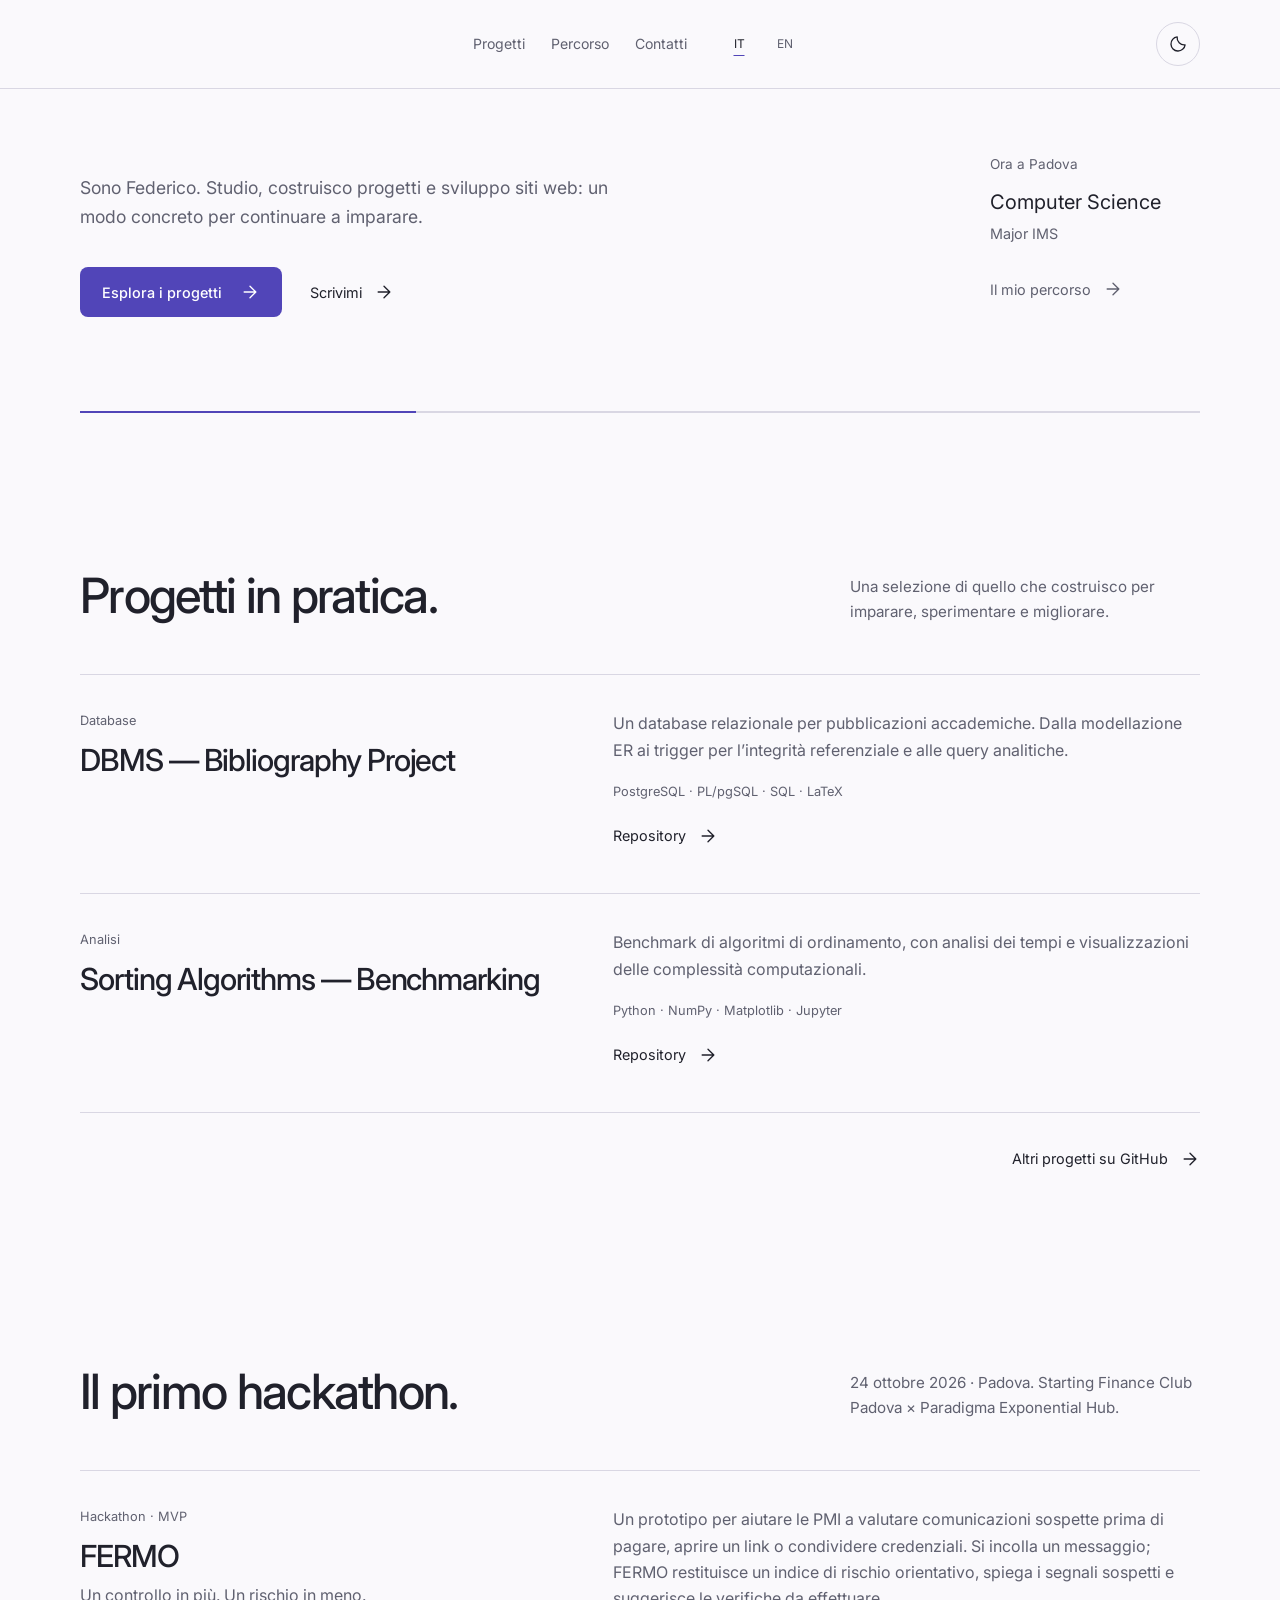
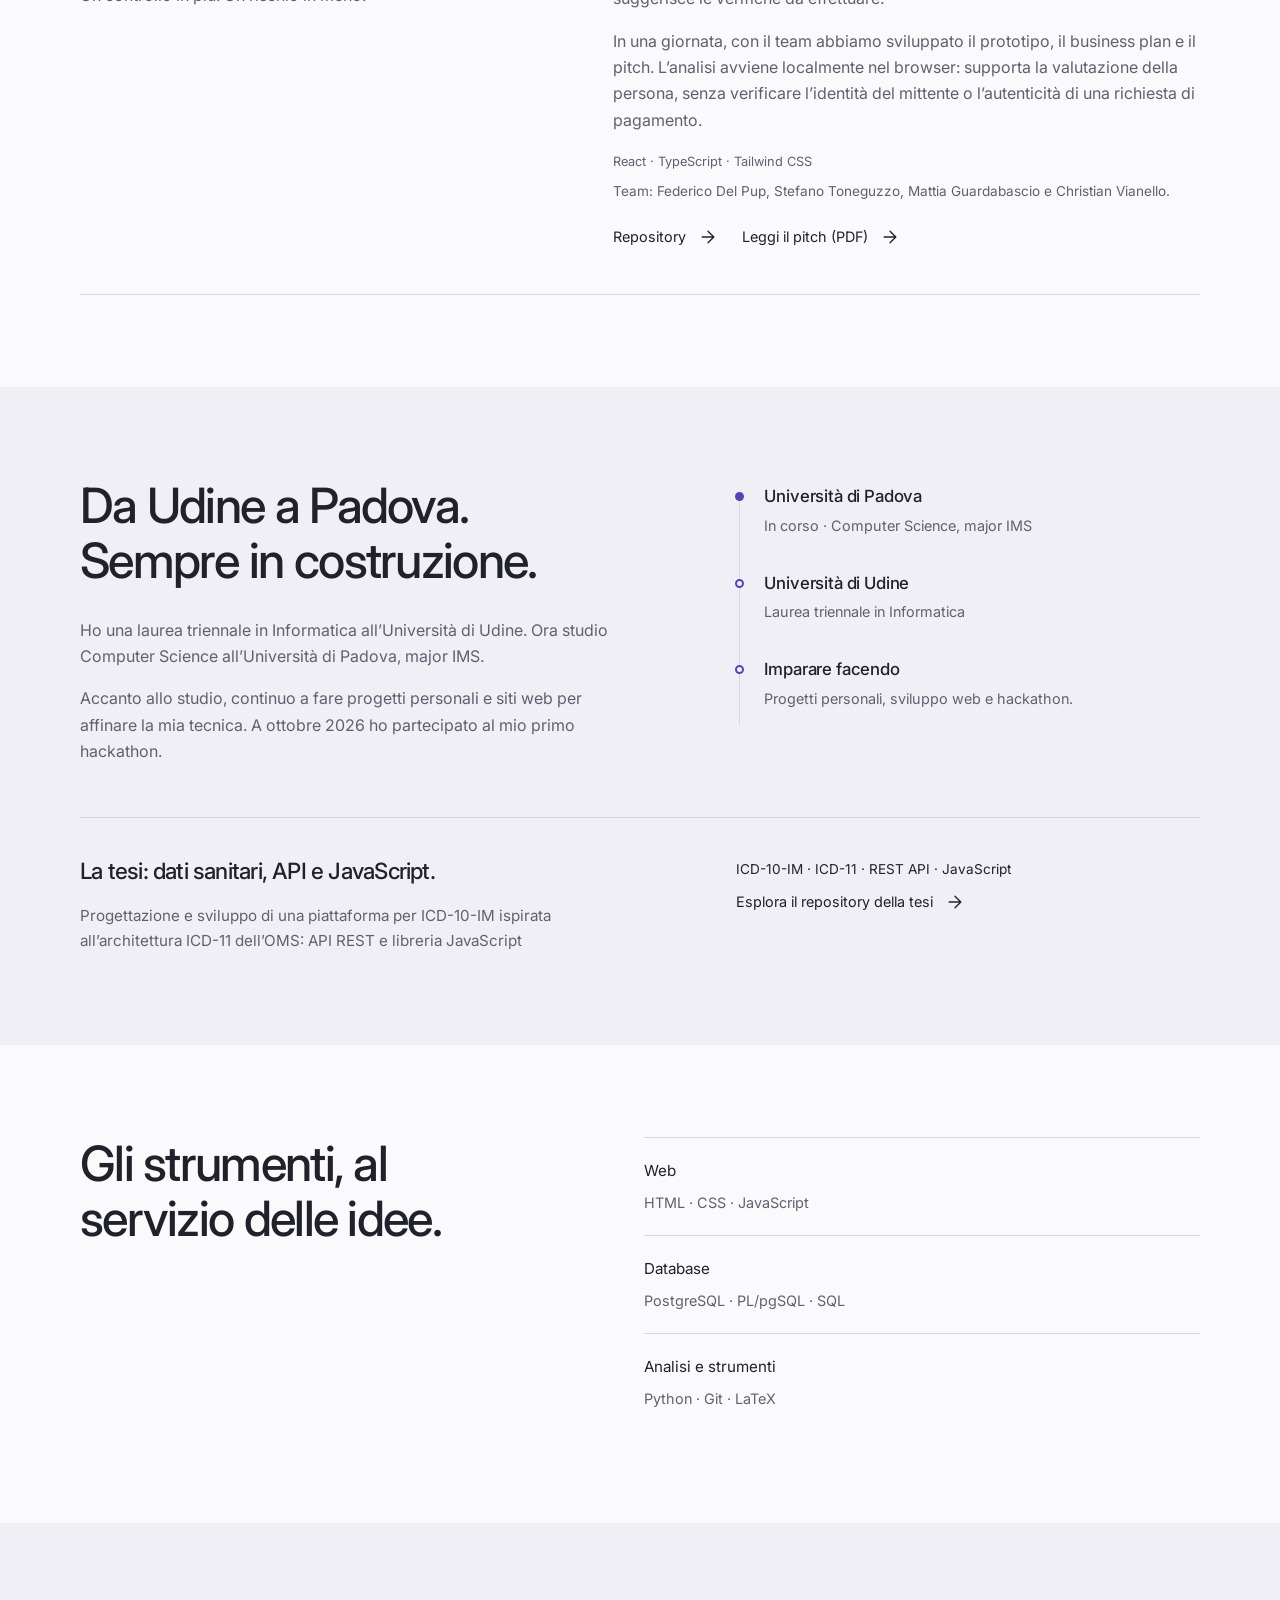
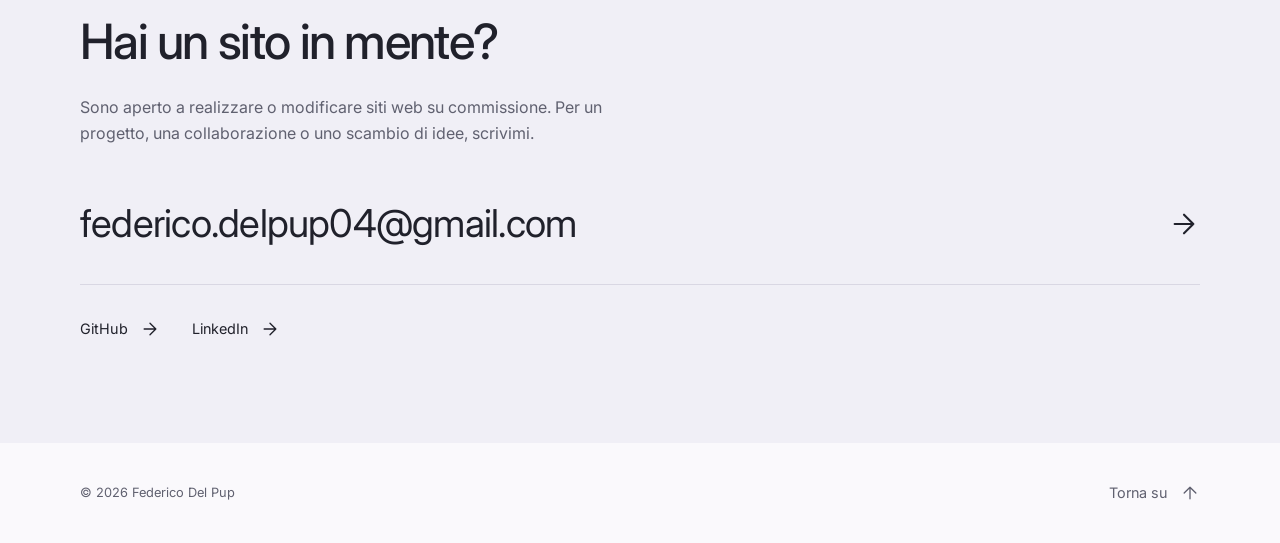
<file: index.html>
<!doctype html>
<html lang="it">
<head>
<meta charset="utf-8" />
<meta name="viewport" content="width=device-width, initial-scale=1" />
<meta name="color-scheme" content="dark light" />
<meta name="description"
    content="Federico Del Pup — laureato in Informatica a Udine, studente di Computer Science a Padova. Progetti personali e sviluppo web." />
<meta name="author" content="Federico Del Pup" />
<meta name="theme-color" content="#09090b" />
<title>Federico Del Pup — Portfolio</title>
<!-- Canonical -->
<link rel="canonical" href="https://fededp7.github.io/" />
<!-- Open Graph -->
<meta property="og:type" content="website" />
<meta property="og:title" content="Federico Del Pup — Portfolio" />
<meta property="og:description" content="Informatica, progetti personali e sviluppo web. Da Udine a Padova." />
<meta property="og:url" content="https://fededp7.github.io/" />
<meta property="og:image" content="https://fededp7.github.io/assets/img/og-image.png" />
<meta property="og:image:type" content="image/png" />
  <meta property="og:image:alt" content="Federico Del Pup — Informatica, curiosità. E codice, ogni giorno." />
  <meta property="og:image:width" content="1199" />
<meta property="og:image:height" content="630" />
<meta property="og:locale" content="it_IT" />
<!-- Twitter -->
<meta name="twitter:card" content="summary_large_image" />
<meta name="twitter:title" content="Federico Del Pup — Portfolio" />
<meta name="twitter:description" content="Informatica, progetti personali e sviluppo web. Da Udine a Padova." />
<meta name="twitter:image" content="https://fededp7.github.io/assets/img/og-image.png" />
<!-- Favicon -->
<link rel="icon" href="assets/img/favicon.svg" type="image/svg+xml" />
<link rel="apple-touch-icon" href="assets/img/favicon.svg" />
<link rel="preconnect" href="https://fonts.googleapis.com" />
<link rel="preconnect" href="https://fonts.gstatic.com" crossorigin />
<link rel="stylesheet"
    href="https://fonts.googleapis.com/css2?family=Inter:wght@400;500;600;700;800&family=JetBrains+Mono:wght@400;500&display=swap" />
<link rel="stylesheet" href="assets/css/styles.css?v=20261027-fermo" />
</head>
<body>
<a class="skip-link" href="#main">
<span data-en="Skip to content">Salta al contenuto</span>
</a>
<header class="nav" id="nav">
<div class="container nav__inner">
<div class="nav__center">
<nav id="navMenu" class="nav__menu" aria-label="Navigazione principale" data-en-aria="Main navigation">
<ul>
<li>
<a href="#projects">
<span data-en="Projects">Progetti</span>
</a>
</li>
<li>
<a href="#about">
<span data-en="About">Percorso</span>
</a>
</li>
<li>
<a href="#contact">
<span data-en="Contact">Contatti</span>
</a>
</li>
</ul>
</nav>
<div class="languages" role="group" aria-label="Lingua" data-en-aria="Language">
<button type="button" data-lang="it" aria-pressed="true" lang="it">IT</button>
<button type="button" data-lang="en" aria-pressed="false" lang="en">EN</button>
</div>
</div>
<div class="nav__actions">
<button id="themeToggle" class="icon-btn" type="button" aria-label="Cambia tema" data-en-aria="Toggle theme">
<svg viewBox="0 0 24 24" aria-hidden="true">
<path d="M20.5 13A8.5 8.5 0 0 1 11 3.5 8.5 8.5 0 1 0 20.5 13Z"/>
</svg>
</button>
<button id="navToggle" class="icon-btn nav__toggle" type="button" aria-label="Apri menu" aria-controls="navMenu" aria-expanded="false">
<svg viewBox="0 0 24 24" aria-hidden="true">
<path d="M4 7h16"/><path d="M4 12h16"/><path d="M4 17h16"/>
</svg>
</button>
</div>
</div>
</header>
<main id="main" tabindex="-1">
<section class="hero container" id="home">
<div class="hero__intro">
<h1 class="sr-only">Federico Del Pup — Portfolio</h1>
<p class="hero__lead" data-en="I’m Federico. I study, build projects and develop websites: a hands-on way to keep learning.">Sono Federico. Studio, costruisco progetti e sviluppo siti web: un modo concreto per continuare a imparare.</p>
<div class="hero__cta">
<a class="btn btn--primary" href="#projects">
<span data-en="Explore my projects">Esplora i progetti</span>
<svg viewBox="0 0 24 24" aria-hidden="true">
<path d="M5 12h14M12 5l7 7-7 7"/>
</svg>
</a>
<a class="text-link" href="#contact">
<span data-en="Get in touch">Scrivimi</span>
<svg viewBox="0 0 24 24" aria-hidden="true">
<path d="M5 12h14M12 5l7 7-7 7"/>
</svg>
</a>
</div>
</div>
<div class="hero__aside">
<p>
<span data-en="Currently in Padua">Ora a Padova</span>
</p>
<p class="hero__course">Computer Science<br />
<span>Major IMS</span>
</p>
<a class="text-link" href="#about">
<span data-en="My journey">Il mio percorso</span>
<svg viewBox="0 0 24 24" aria-hidden="true">
<path d="M5 12h14M12 5l7 7-7 7"/>
</svg>
</a>
</div>
<div class="hero__line" aria-hidden="true">
</div>
</section>
<section class="section container" id="projects">
<header class="section__head">
<h2>
<span data-en="Ideas into practice.">Progetti in pratica.</span>
</h2>
<p data-en="A selection of what I build to learn, experiment and improve.">Una selezione di quello che costruisco per imparare, sperimentare e migliorare.</p>
</header>
<div class="projects">
<article class="project">
<div class="project__identity">
<p class="project__category">Database</p>
<h3>DBMS — Bibliography Project</h3>
</div>
<div class="project__body">
<p class="project__desc" data-en="A relational database for academic publications. From ER modelling to referential integrity triggers and analytical queries.">Un database relazionale per pubblicazioni accademiche. Dalla modellazione ER ai trigger per l’integrità referenziale e alle query analitiche.</p>
<p class="project__stack">PostgreSQL · PL/pgSQL · SQL · LaTeX</p>
<div class="project__links">
<a class="text-link" href="https://github.com/stetone19/dbms-bibliography-project" target="_blank" rel="noopener noreferrer"><span data-en="Repository">Repository</span><svg viewBox="0 0 24 24" aria-hidden="true"><path d="M5 12h14M12 5l7 7-7 7"/></svg></a>
</div>
</div>
</article>
<article class="project">
<div class="project__identity">
<p class="project__category">
<span data-en="Analysis">Analisi</span>
</p>
<h3>Sorting Algorithms — Benchmarking</h3>
</div>
<div class="project__body">
<p class="project__desc" data-en="Sorting algorithm benchmarks, with runtime analysis and visualisations of computational complexity.">Benchmark di algoritmi di ordinamento, con analisi dei tempi e visualizzazioni delle complessità computazionali.</p>
<p class="project__stack">Python · NumPy · Matplotlib · Jupyter</p>
<div class="project__links">
<a class="text-link" href="https://github.com/stetone19/sorting-algorithms-benchmarking" target="_blank" rel="noopener noreferrer">Repository<svg viewBox="0 0 24 24" aria-hidden="true">
<path d="M5 12h14M12 5l7 7-7 7"/>
</svg>
</a>
</div>
</div>
</article>
</div>
<div class="section__end">
<a class="text-link" href="https://github.com/FedeDP7" target="_blank" rel="noopener noreferrer">
<span data-en="More projects on GitHub">Altri progetti su GitHub</span>
<svg viewBox="0 0 24 24" aria-hidden="true">
<path d="M5 12h14M12 5l7 7-7 7"/>
</svg>
</a>
</div>
</section>
<section class="section container" id="hackathon" aria-labelledby="hackathon-title">
<header class="section__head">
<h2 id="hackathon-title"><span data-en="My first hackathon.">Il primo hackathon.</span></h2>
<p data-en="24 October 2026 · Padua. Starting Finance Club Padova × Paradigma Exponential Hub.">24 ottobre 2026 · Padova. Starting Finance Club Padova × Paradigma Exponential Hub.</p>
</header>
<article class="project">
<div class="project__identity">
<p class="project__category">Hackathon · MVP</p>
<h3>FERMO</h3>
<p class="project__desc" data-en="One more check. One less risk.">Un controllo in più. Un rischio in meno.</p>
</div>
<div class="project__body">
<p class="project__desc" data-en="A prototype to help small businesses assess suspicious messages before making a payment, opening a link or sharing credentials. The user pastes a message; FERMO returns an indicative risk score, explains warning signs and suggests checks to perform.">Un prototipo per aiutare le PMI a valutare comunicazioni sospette prima di pagare, aprire un link o condividere credenziali. Si incolla un messaggio; FERMO restituisce un indice di rischio orientativo, spiega i segnali sospetti e suggerisce le verifiche da effettuare.</p>
<p class="project__desc" data-en="In one day, our team developed the prototype, business plan and pitch. The analysis runs locally in the browser: it supports human judgement, without verifying the sender’s identity or the authenticity of a payment request.">In una giornata, con il team abbiamo sviluppato il prototipo, il business plan e il pitch. L’analisi avviene localmente nel browser: supporta la valutazione della persona, senza verificare l’identità del mittente o l’autenticità di una richiesta di pagamento.</p>
<p class="project__stack">React · TypeScript · Tailwind CSS</p>
<p class="project__note" data-en="Team: Federico Del Pup, Stefano Toneguzzo, Mattia Guardabascio and Christian Vianello.">Team: Federico Del Pup, Stefano Toneguzzo, Mattia Guardabascio e Christian Vianello.</p>
<div class="project__links">
<a class="text-link" href="https://github.com/FedeDP7/fermo" target="_blank" rel="noopener noreferrer">Repository<svg viewBox="0 0 24 24" aria-hidden="true"><path d="M5 12h14M12 5l7 7-7 7"/></svg></a>
<a class="text-link" href="https://github.com/FedeDP7/fermo/blob/main/docs/pitch/FERMO-pitch.pdf" target="_blank" rel="noopener noreferrer"><span data-en="View the pitch (PDF)">Leggi il pitch (PDF)</span><svg viewBox="0 0 24 24" aria-hidden="true"><path d="M5 12h14M12 5l7 7-7 7"/></svg></a>
</div>
</div>
</article>
</section>
<section class="section section--alt" id="about">
<div class="container about">
<div class="about__intro">
<h2>
<span data-en="From Udine to Padua.<br />Always building.">Da Udine a Padova.<br />Sempre in costruzione.</span>
</h2>
<p data-en="I hold a bachelor’s degree in Computer Science from the University of Udine. I’m now studying Computer Science at the University of Padua, major IMS.">Ho una laurea triennale in Informatica all’Università di Udine. Ora studio Computer Science all’Università di Padova, major IMS.</p>
<p data-en="Alongside my studies, I keep building personal projects and websites to refine my skills. In October 2026, I took part in my first hackathon.">Accanto allo studio, continuo a fare progetti personali e siti web per affinare la mia tecnica. A ottobre 2026 ho partecipato al mio primo hackathon.</p>
</div>
<ol class="journey">
<li>
<span class="journey__point" aria-hidden="true">
</span>
<h3>Università di Padova</h3>
<p data-en="In progress · Computer Science, major IMS">In corso · Computer Science, major IMS</p>
</li>
<li>
<span class="journey__point" aria-hidden="true">
</span>
<h3>Università di Udine</h3>
<p data-en="Bachelor’s degree in Computer Science">Laurea triennale in Informatica</p>
</li>
<li>
<span class="journey__point" aria-hidden="true">
</span>
<h3>
<span data-en="Learning by building">Imparare facendo</span>
</h3>
<p data-en="Personal projects, web development and hackathons.">Progetti personali, sviluppo web e hackathon.</p>
</li>
</ol>
</div>
<div class="container thesis">
<div>
<h3>
<span data-en="My thesis: health data, APIs and JavaScript.">La tesi: dati sanitari, API e JavaScript.</span>
</h3>
<p class="thesis__title">
<span data-en="Design and development of an ICD-10-IM platform inspired by the WHO ICD-11 architecture: REST API and JavaScript library">Progettazione e sviluppo di una piattaforma per ICD-10-IM ispirata all’architettura ICD-11 dell’OMS: API REST e libreria JavaScript</span>
</p>
</div>
<div class="thesis__detail">
<p>ICD-10-IM · ICD-11 · REST API · JavaScript</p>
<a class="text-link" href="https://github.com/FedeDP7/clinical-coding-platform" target="_blank" rel="noopener noreferrer"><span data-en="View the thesis repository">Esplora il repository della tesi</span><svg viewBox="0 0 24 24" aria-hidden="true"><path d="M5 12h14M12 5l7 7-7 7"/></svg></a>
</div>
</div>
</section>
<section class="section container tools" id="skills">
<h2>
<span data-en="Tools that serve the idea.">Gli strumenti, al servizio delle idee.</span>
</h2>
<dl>
<div>
<dt>Web</dt>
<dd>HTML · CSS · JavaScript</dd>
</div>
<div>
<dt>Database</dt>
<dd>PostgreSQL · PL/pgSQL · SQL</dd>
</div>
<div>
<dt>
<span data-en="Analysis &amp; tooling">Analisi e strumenti</span>
</dt>
<dd>Python · Git · LaTeX</dd>
</div>
</dl>
</section>
<section class="section section--alt" id="contact">
<div class="container contact">
<div>
<h2>
<span data-en="Have a website in mind?">Hai un sito in mente?</span>
</h2>
<p data-en="I’m open to commissions to build or update websites. Get in touch about a project, a collaboration or simply to exchange ideas.">Sono aperto a realizzare o modificare siti web su commissione. Per un progetto, una collaborazione o uno scambio di idee, scrivimi.</p>
</div>
<a class="contact__email" href="mailto:federico.delpup04@gmail.com">federico.delpup04@gmail.com<svg viewBox="0 0 24 24" aria-hidden="true">
<path d="M5 12h14M12 5l7 7-7 7"/>
</svg>
</a>
<div class="contact__social">
<a class="text-link" href="https://github.com/FedeDP7" target="_blank" rel="noopener noreferrer">GitHub<svg viewBox="0 0 24 24" aria-hidden="true">
<path d="M5 12h14M12 5l7 7-7 7"/>
</svg>
</a>
<a class="text-link" href="https://linkedin.com/in/federico-del-pup" target="_blank" rel="noopener noreferrer">LinkedIn<svg viewBox="0 0 24 24" aria-hidden="true">
<path d="M5 12h14M12 5l7 7-7 7"/>
</svg>
</a>
</div>
</div>
</section>
</main>
<footer class="footer container">
<p>© <span id="year">2026</span> Federico Del Pup</p>
<a class="text-link" href="#home">
<span data-en="Back to top">Torna su</span>
<svg viewBox="0 0 24 24" aria-hidden="true">
<path d="M5 12h14M12 5l7 7-7 7"/>
</svg>
</a>
</footer>
<script src="assets/js/script.js?v=20261027" defer>
</script>
</body>
</html>
</file>
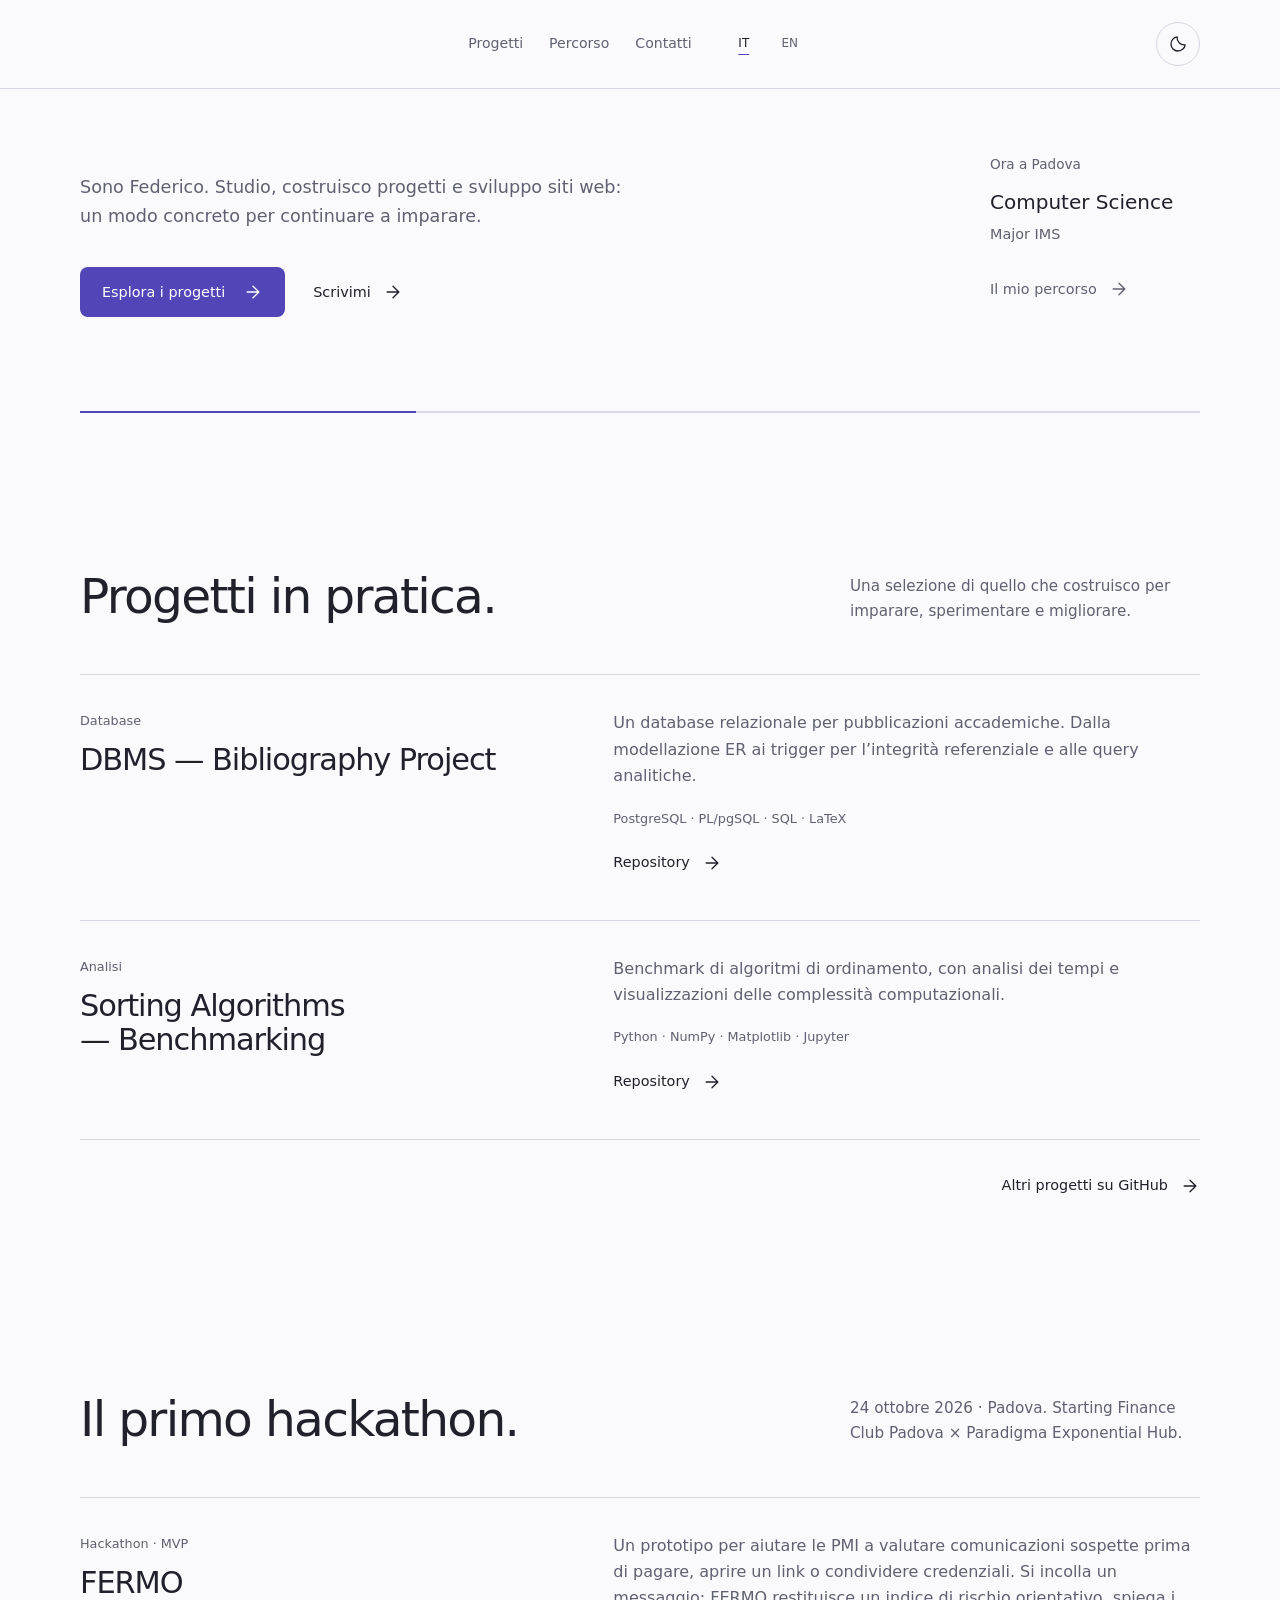
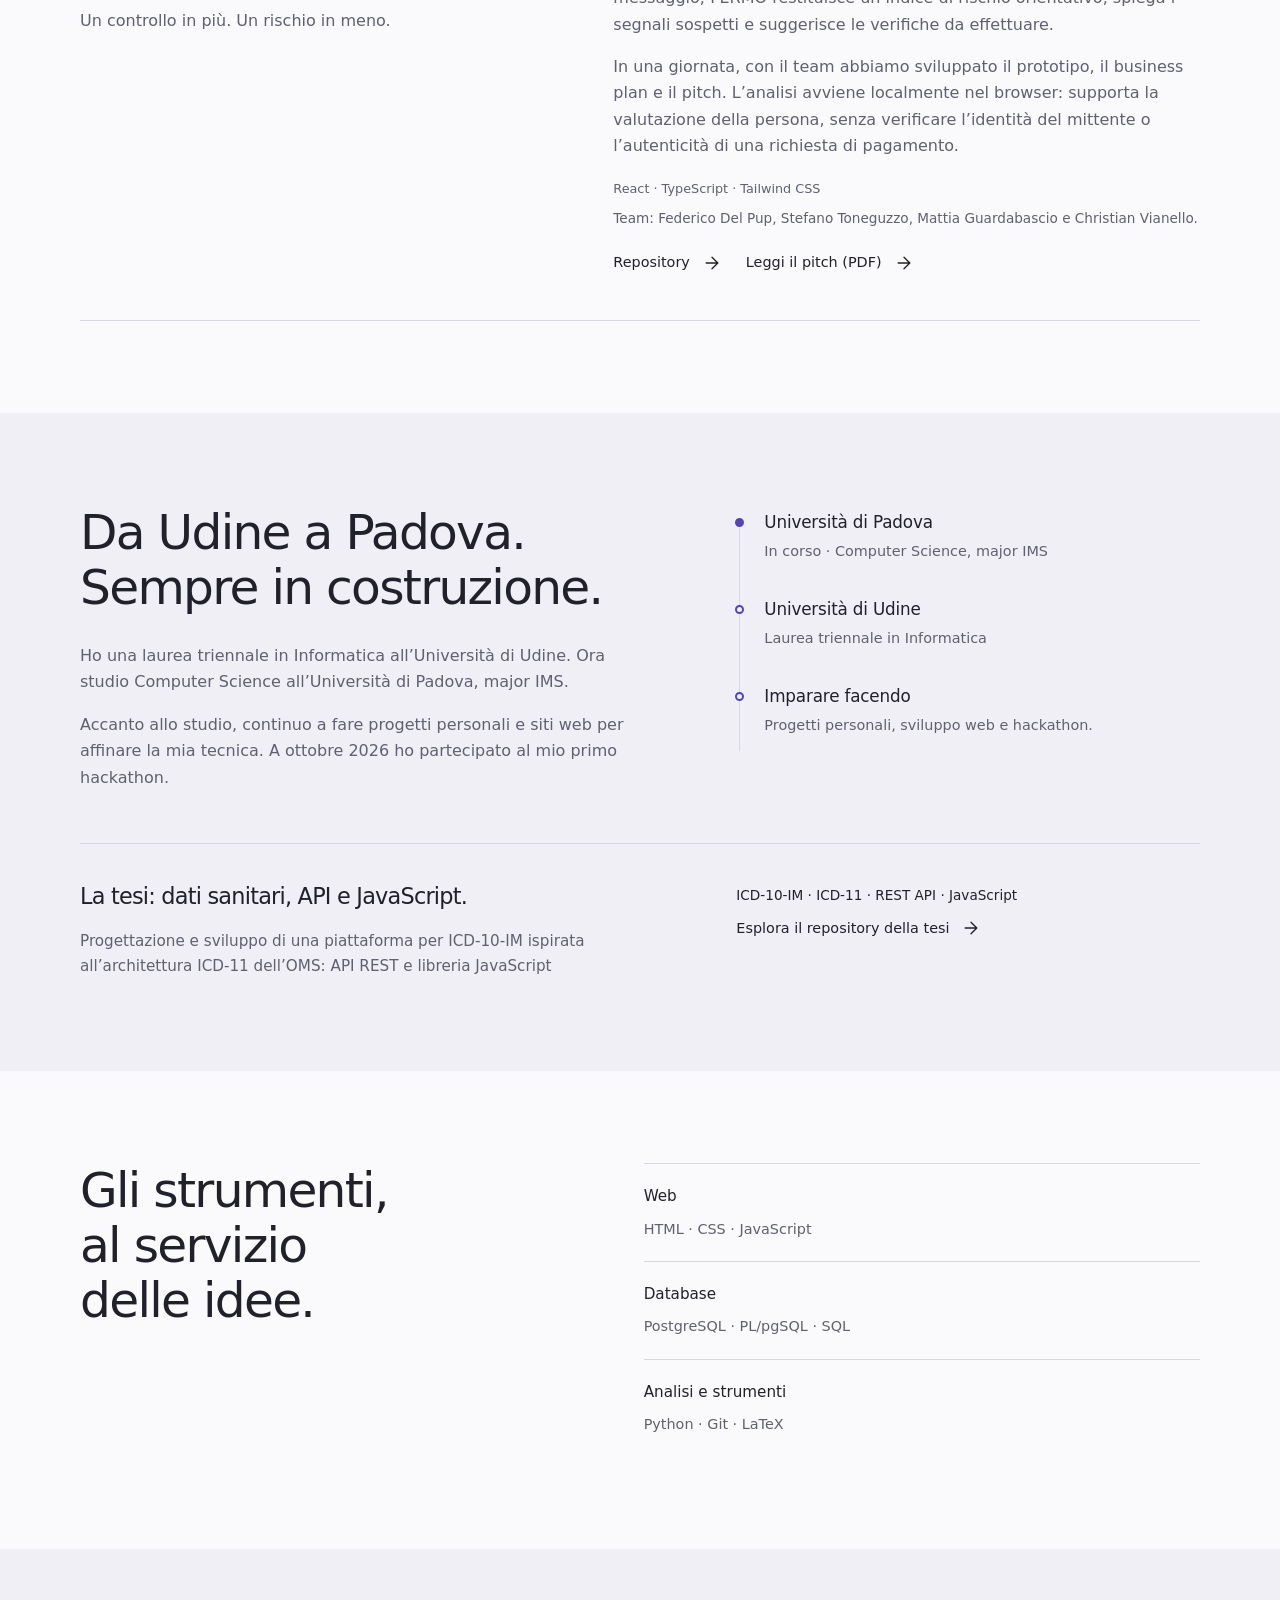
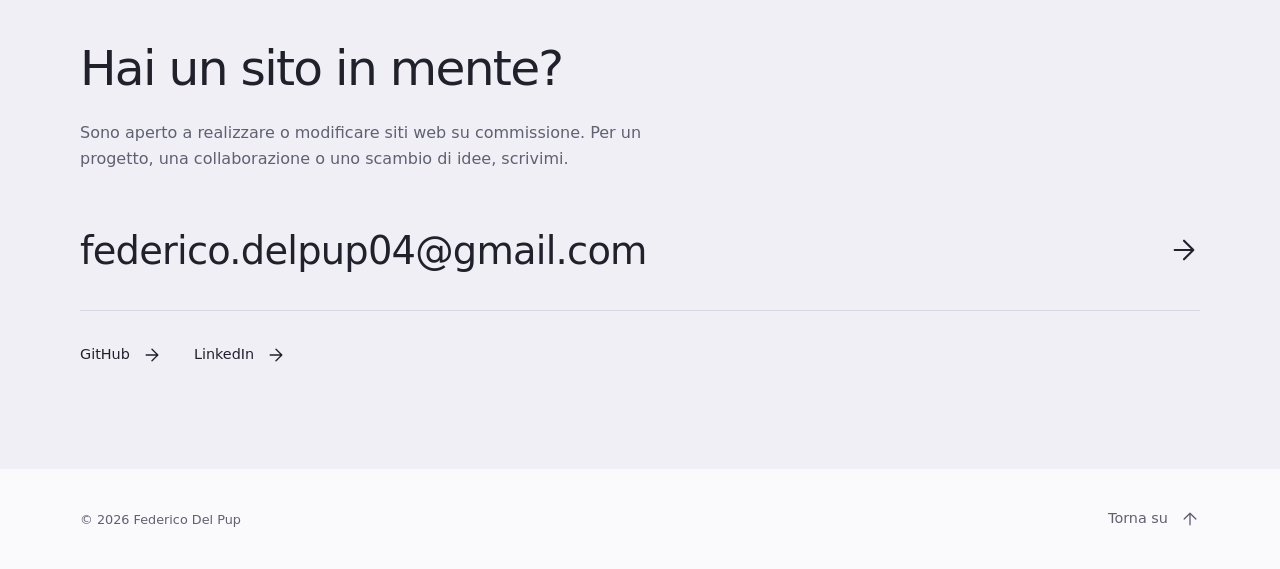
<file: FedericoDelPup-portfolio/index.html>
<!doctype html>
<html lang="it">
<head>
<meta charset="utf-8">
<meta name="viewport" content="width=device-width, initial-scale=1">
<meta name="robots" content="noindex">
<link rel="canonical" href="https://fededp7.github.io/">
<meta http-equiv="refresh" content="0; url=https://fededp7.github.io/">
<title>Portfolio — Federico Del Pup</title>
<script>window.location.replace("https://fededp7.github.io/" + window.location.search + window.location.hash);</script>
</head>
<body><p>Il portfolio è disponibile su <a href="https://fededp7.github.io/">fededp7.github.io</a>.</p></body>
</html>
</file>
<file: assets/css/styles.css>
/* Federico Del Pup — shared tokens, layout and interaction states. */
:root {
  color-scheme:dark;
  --bg:#0d0e12;
  --surface:#14151c;
  --text:#eeeef3;
  --muted:#a7a8b7;
  --accent:#aba5ff;
  --button:#5145b8;
  --border:#30313c;
  --font:Inter,system-ui,sans-serif;
  --ease:cubic-bezier(.16,1,.3,1)
}
[data-theme=light] {
  color-scheme:light;
  --bg:#faf9fc;
  --surface:#f0eff6;
  --text:#20212b;
  --muted:#606170;
  --accent:#5145b8;
  --border:#d9d7e3
}
* {
  box-sizing:border-box
}
html {
  scroll-behavior:smooth;
  scroll-padding-top:100px;
  scrollbar-color:var(--muted) var(--bg)
}
body {
  margin:0;
  background:var(--bg);
  color:var(--text);
  font-family:var(--font);
  line-height:1.65;
  -webkit-font-smoothing:antialiased
}
h1,h2,h3,p,ul,ol {
  margin:0
}
h1,h2,h3 {
  line-height:1.13;
  letter-spacing:-.035em;
  text-wrap:balance
}
h1 {
  font-size:clamp(2.65rem,5.9vw,5.3rem);
  font-weight:600
}
h2 {
  font-size:clamp(2rem,3.8vw,3.35rem);
  font-weight:500
}
h3 {
  font-size:1.35rem;
  font-weight:500
}
a {
  color:inherit;
  text-underline-offset:5px
}
button {
  font:inherit;
  color:inherit;
  cursor:pointer
}
svg {
  width:20px;
  height:20px;
  fill:none;
  stroke:currentColor;
  stroke-width:1.6;
  stroke-linecap:round;
  stroke-linejoin:round;
  flex-shrink:0
}
::selection {
  background:var(--accent);
  color:var(--bg)
}
:focus-visible {
  outline:2px solid var(--accent);
  outline-offset:5px
}
p {
  max-width:68ch
}
.container {
  width:min(1120px,calc(100% - 80px));
  margin-inline:auto
}
.muted {
  color:var(--muted)
}
.skip-link {
  position:fixed;
  top:12px;
  left:12px;
  padding:12px;
  background:var(--text);
  color:var(--bg);
  z-index:10;
  transform:translateY(-150%)
}
.skip-link:focus {
  transform:none
}
.nav {
  position:sticky;
  top:0;
  z-index:5;
  background:var(--bg);
  border-bottom:1px solid var(--border)
}
.nav__inner {
  position:relative;
  justify-content:center;
  min-height:88px;
  display:flex;
  align-items:center;
  gap:32px
}
.nav__center {
  display:flex;
  align-items:center;
  gap:30px
}
.nav__menu {
  margin:0
}
.nav__menu ul {
  list-style:none;
  display:flex;
  gap:26px;
  padding:0
}
.nav__menu a {
  position:relative;
  display:inline-flex;
  align-items:center;
  min-height:44px;
  text-decoration:none;
  font-size:.88rem;
  color:var(--muted)
}
.nav__menu a:hover,.nav__menu a[aria-current="location"] {
  color:var(--text)
}
.nav__menu a::after {
  content:"";
  position:absolute;
  bottom:5px;
  left:0;
  right:0;
  height:2px;
  background:var(--accent);
  transform:scaleX(0);
  transform-origin:left;
  transition:transform .18s var(--ease)
}
.nav__menu a[aria-current="location"]::after { transform:scaleX(1) }
.nav__actions {
  position:absolute;
  right:0;
  top:22px;
  display:flex;
  align-items:center;
  gap:14px
}
.languages {
  display:flex;
  gap:2px
}
.languages button {
  border:0;
  background:none;
  min-width:44px;
  min-height:44px;
  font-size:.75rem;
  color:var(--muted)
}
.languages button[aria-pressed=true] {
  color:var(--text);
  text-decoration:underline;
  text-decoration-color:var(--accent);
  text-underline-offset:7px
}
.icon-btn {
  width:44px;
  height:44px;
  border:1px solid var(--border);
  border-radius:50%;
  display:grid;
  place-items:center;
  background:transparent
}
.icon-btn:hover {
  background:var(--surface)
}
.nav__toggle {
  display:none
}
html:not(.js) .languages,html:not(.js) #themeToggle {
  display:none
}
.hero {
  position:relative;
  padding-block:64px;
  display:grid;
  grid-template-columns:minmax(0,1fr) 210px;
  gap:64px;
  align-items:end
}
.hero__lead {
  max-width:560px;
  color:var(--muted);
  font-size:1.1rem;
  margin-top:0
}
.hero__cta {
  display:flex;
  align-items:center;
  flex-wrap:wrap;
  gap:28px;
  margin-top:36px
}
.btn {
  display:inline-flex;
  align-items:center;
  justify-content:center;
  gap:18px;
  min-height:50px;
  padding:12px 22px;
  text-decoration:none;
  border-radius:8px;
  font-size:.9rem;
  font-weight:500
}
.btn--primary {
  background:var(--button);
  color:#fff
}
.btn:is(:hover,:focus-visible) svg,.text-link:is(:hover,:focus-visible) svg {
  transform:translateX(4px)
}
.text-link {
  display:inline-flex;
  align-items:center;
  gap:12px;
  min-height:44px;
  text-decoration:none;
  font-size:.9rem
}
.text-link:hover {
  text-decoration:underline
}
.text-link svg,.btn svg {
  transition:transform .18s var(--ease)
}
.hero__aside {
  padding-bottom:6px;
  color:var(--muted);
  font-size:.85rem
}
.hero__course {
  color:var(--text);
  font-size:1.25rem;
  line-height:1.5;
  margin-block:12px 20px
}
.hero__course span {
  color:var(--muted);
  font-size:.9rem
}
.hero__line {
  grid-column:1/-1;
  height:2px;
  position:relative;
  background:var(--border);
  margin-top:30px;
  overflow:hidden
}
.hero__line::after {
  content:"";
  position:absolute;
  inset:0 auto 0 0;
  width:30%;
  background:var(--accent);
  transform-origin:left;
  animation:draw-line .7s var(--ease) both
}
@keyframes draw-line {
  from {
    transform:scaleX(0)
  }
  to {
    transform:scaleX(1)
  }

}
.section {
  padding-block:92px
}
.section--alt {
  background:var(--surface)
}
.section__head {
  display:flex;
  gap:48px;
  justify-content:space-between;
  align-items:end;
  margin-bottom:50px
}
.section__head p {
  color:var(--muted);
  max-width:350px;
  font-size:.95rem
}
.project {
  display:grid;
  grid-template-columns:1fr 1.25fr;
  gap:64px;
  padding-block:35px;
  border-top:1px solid var(--border)
}
.project:last-child {
  border-bottom:1px solid var(--border)
}
.project__category {
  font-size:.8rem;
  color:var(--muted);
  margin-bottom:12px
}
.project h3 {
  font-size:clamp(1.3rem,2.5vw,1.9rem)
}
.project__desc {
  color:var(--muted)
}
.project__stack {
  font-size:.8rem;
  color:var(--muted);
  margin-top:18px
}
.project__links {
  display:flex;
  flex-wrap:wrap;
  align-items:center;
  gap:24px;
  margin-top:12px
}
.project__note {
  font-size:.85rem;
  color:var(--muted)
}
.section__end {
  display:flex;
  justify-content:end;
  margin-top:24px
}
.about {
  display:grid;
  grid-template-columns:1.2fr 1fr;
  gap:100px
}
.about__intro h2 {
  margin-bottom:28px
}
.about__intro p {
  color:var(--muted);
  margin-top:16px
}
.journey {
  list-style:none;
  padding:8px 0 0 28px;
  position:relative
}
.journey::before {
  content:"";
  position:absolute;
  left:3px;
  top:18px;
  bottom:40px;
  width:1px;
  background:var(--border)
}
.journey li {
  position:relative;
  padding-bottom:36px
}
.journey h3 {
  font-size:1.05rem;
  letter-spacing:-.01em
}
.journey p {
  font-size:.9rem;
  color:var(--muted);
  margin-top:8px
}
.journey__point {
  position:absolute;
  left:-29px;
  top:5px;
  width:9px;
  height:9px;
  background:var(--surface);
  border:2px solid var(--accent);
  border-radius:50%
}
.journey li:first-child .journey__point {
  background:var(--accent)
}
.thesis {
  border-top:1px solid var(--border);
  padding-top:40px;
  margin-top:52px;
  display:grid;
  grid-template-columns:1.2fr 1fr;
  gap:100px
}
.thesis h3 {
  font-size:1.4rem
}
.thesis__title {
  margin-top:20px;
  color:var(--muted);
  font-size:.95rem
}
.thesis__detail {
  font-size:.85rem
}
.thesis__detail p+p {
  margin-top:16px
}
.tools {
  display:grid;
  grid-template-columns:1fr 1.2fr;
  gap:100px
}
.tools h2 {
  max-width:400px
}
.tools dl {
  margin:0
}
.tools dl>div {
  border-top:1px solid var(--border);
  padding-block:20px
}
.tools dt {
  font-size:.95rem
}
.tools dd {
  margin:8px 0 0;
  color:var(--muted);
  font-size:.9rem
}
.contact h2 {
  margin-bottom:24px
}
.contact p {
  color:var(--muted);
  max-width:590px
}
.contact__email {
  display:flex;
  align-items:center;
  justify-content:space-between;
  gap:16px;
  overflow-wrap:anywhere;
  font-size:clamp(1.05rem,3.2vw,2.4rem);
  text-decoration:none;
  border-bottom:1px solid var(--border);
  padding-block:28px;
  margin-top:18px;
  letter-spacing:-.02em
}
.contact__email svg {
  width:32px;
  height:32px;
  transition:transform .18s var(--ease)
}
.contact__email:is(:hover,:focus-visible) svg {
  transform:rotate(-45deg)
}
.contact__social {
  display:flex;
  gap:32px;
  margin-top:22px
}
.footer {
  padding-block:28px;
  display:flex;
  justify-content:space-between;
  align-items:center;
  gap:20px;
  color:var(--muted);
  font-size:.8rem
}
.footer svg {
  transform:rotate(-90deg)
}
.footer .text-link:is(:hover,:focus-visible) svg {
  transform:rotate(-90deg) translateX(3px)
}
/* Error page uses the same shared system. */
.nf {
  min-height:100svh;
  display:grid;
  place-items:center;
  text-align:center;
  padding:32px
}
.nf__inner {
  max-width:650px
}
.nf__code {
  font-size:clamp(6rem,20vw,10rem);
  color:var(--accent);
  line-height:1
}
.nf h1 {
  font-size:2rem;
  margin-top:24px
}
.nf__sub {
  color:var(--muted);
  margin:24px auto
}
.nf .languages {
  justify-content:center;
  margin-top:24px
}
@media(max-width:900px) {
  .container {
    width:calc(100% - 48px)
  }
  .hero {
    gap:36px;
    grid-template-columns:minmax(0,1fr) 180px
  }
  .nav__inner {
    gap:18px
  }
  .nav__menu ul {
    gap:16px
  }
  .about,.thesis,.tools {
    gap:44px
  }
  .project {
    gap:40px
  }

}
@media(max-width:700px) {
  html {
    scroll-padding-top:95px
  }
  .container {
    width:calc(100% - 40px)
  }
  .nav__inner {
    min-height:76px;
    gap:8px;
    flex-wrap:wrap;
    padding-block:12px
  }
.nav__actions {
    top:16px;
    gap:4px
  }
  .icon-btn {
    width:44px;
    height:44px
  }
  .js .nav__toggle {
    display:grid
  }
  .nav__menu {
    display:block;
    order:3;
    flex-basis:100%;
    margin:0
  }
  .js .nav__menu {
    position:absolute;
    top:100%;
    left:0;
    width:100%;
    display:grid;
    grid-template-rows:0fr;
    opacity:0;
    visibility:hidden;
    background:var(--bg);
    border-bottom:1px solid var(--border);
    transition:grid-template-rows .18s var(--ease),opacity .15s ease,visibility 0s .18s
  }
  .js .nav__menu.is-open {
    grid-template-rows:1fr;
    opacity:1;
    visibility:visible;
    transition-delay:0s
  }
  .js .nav__menu ul { min-height:0; overflow:hidden; padding:0 }
  .nav__menu a::after { right:auto; width:28px }
  .nav__toggle path { transition:transform .18s var(--ease),opacity .12s; transform-origin:center }
  .nav__toggle[aria-expanded="true"] path:nth-child(1) { transform:translateY(5px) rotate(45deg) }
  .nav__toggle[aria-expanded="true"] path:nth-child(2) { opacity:0 }
  .nav__toggle[aria-expanded="true"] path:nth-child(3) { transform:translateY(-5px) rotate(-45deg) }
  .nav__menu ul {
    flex-direction:column;
    gap:0;
    padding-top:12px
  }
  .nav__menu a {
    width:100%
  }
  .hero {
    padding-block:60px;
    grid-template-columns:1fr;
    gap:36px
  }
  .hero__aside {
    border-top:1px solid var(--border);
    padding-top:24px;
    display:grid;
    grid-template-columns:1fr 1fr;
    gap:8px 16px;
    align-items:start
  }
  .hero__course {
    margin:0;
    grid-row:span 2;
    font-size:1rem
  }
  .hero__aside .text-link {
    font-size:.8rem
  }
  .hero__line {
    margin-top:0
  }
  .section {
    padding-block:64px
  }
  .section__head {
    display:block;
    margin-bottom:34px
  }
  .section__head p {
    margin-top:20px;
    max-width:100%
  }
  .project {
    grid-template-columns:1fr;
    gap:18px;
    padding-block:28px
  }
  .project__category {
    margin-bottom:8px
  }
  .about,.thesis,.tools {
    grid-template-columns:1fr;
    gap:36px
  }
  .thesis {
    margin-top:24px
  }
  .journey {
    padding-top:0
  }
  .journey li:last-child {
    padding-bottom:0
  }
  .contact__email svg {
    width:24px
  }
  .footer {
    flex-wrap:wrap
  }
  .languages button {
    min-width:34px
  }

}
@media(prefers-reduced-motion:reduce) {
  html {
    scroll-behavior:auto
  }
  *,*::before,*::after {
    animation:none!important;
    transition:none!important
  }

}
@media(max-width:360px) {
  html {
    scroll-padding-top:145px
  }
}

.sr-only { position:absolute; width:1px; height:1px; padding:0; margin:-1px; overflow:hidden; clip-path:inset(50%); white-space:nowrap; border:0; }

#hackathon .project__identity .project__desc { margin-top:8px; }
#hackathon .project__body > .project__desc + .project__desc { margin-top:16px; }
#hackathon .project__note { margin-top:8px; }
</file>
